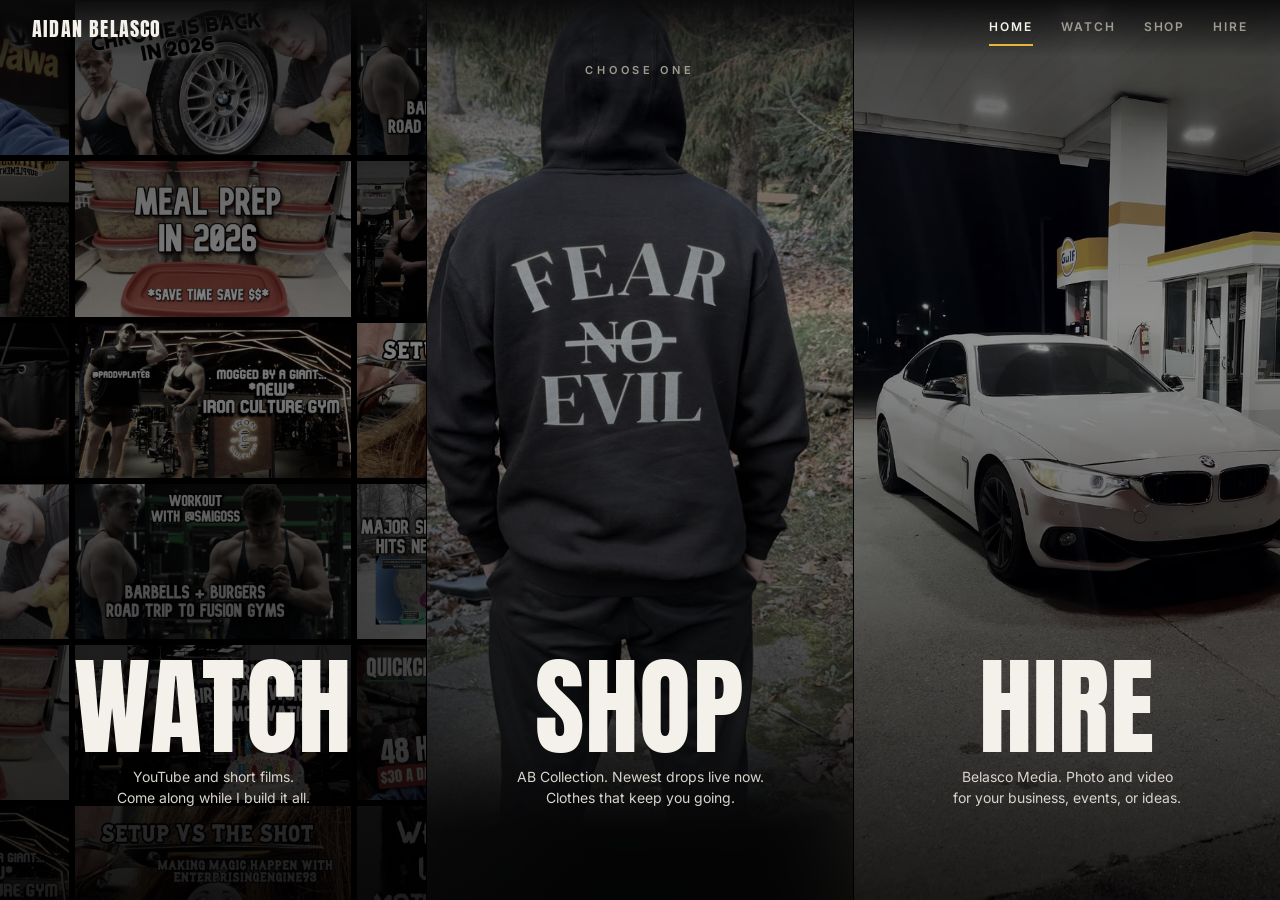
<file: index.html>
<!DOCTYPE html>
<html lang="en">
<head>
<meta charset="utf-8">
<meta name="viewport" content="width=device-width, initial-scale=1">
<title>Aidan Belasco</title>
<meta name="description" content="Aidan Belasco. Watch the films and videos, shop AB Collection, or hire Belasco Media for your event.">
<link rel="preload" href="fonts/anton.woff2" as="font" type="font/woff2" crossorigin>
<link rel="icon" href="data:image/svg+xml,%3Csvg xmlns=%27http://www.w3.org/2000/svg%27 viewBox=%270 0 32 32%27%3E%3Crect width=%2732%27 height=%2732%27 fill=%27%230a0a0b%27/%3E%3Ctext x=%2716%27 y=%2722%27 font-family=%27Arial%27 font-weight=%27700%27 font-size=%2715%27 text-anchor=%27middle%27 fill=%27%23e8b53a%27%3EAB%3C/text%3E%3C/svg%3E">
<link rel="stylesheet" href="css/site.css">
</head>
<body>
<header class="bar">
  <a class="brand" href="index.html">Aidan Belasco</a>
  <nav class="tabs" aria-label="Main"><a href="index.html" aria-current="page">Home</a><a href="watch.html">Watch</a><a href="shop.html">Shop</a><a href="hire.html">Hire</a></nav>
</header>
<p class="hint" aria-hidden="true">Choose one</p>
<main class="select">
  <a class="panel" href="watch.html" aria-label="Watch: YouTube and short films. Come along while I build it all.">
    <div class="mosaic" data-mosaic aria-hidden="true"></div>
    <div class="label">
      <h2>Watch</h2>
      <p>YouTube and short films.<br>Come along while I build it all.</p>
      <span class="enter">Enter</span>
    </div>
  </a>
  <a class="panel" href="shop.html" aria-label="Shop: AB Collection. Newest drops live now. Clothes that keep you going.">
    <img class="poster" src="media/shop.jpg" alt="">
    <video data-src="media/shop.mp4" muted loop playsinline preload="none" aria-hidden="true"></video>
    <div class="label">
      <h2>Shop</h2>
      <p>AB Collection. Newest drops live now.<br>Clothes that keep you going.</p>
      <span class="enter">Enter</span>
    </div>
  </a>
  <a class="panel" href="hire.html" aria-label="Hire: Belasco Media. Photo and video for your business, events, or ideas.">
    <img class="poster" src="media/hire.jpg" alt="">
    <video data-src="media/hire.mp4" muted loop playsinline preload="none" aria-hidden="true"></video>
    <div class="label">
      <h2>Hire</h2>
      <p>Belasco Media. Photo and video<br>for your business, events, or ideas.</p>
      <span class="enter">Enter</span>
    </div>
  </a>
</main>
<script src="js/config.js"></script>
<script src="js/videos.js"></script>
<script src="js/site.js"></script>
</body>
</html>
</file>
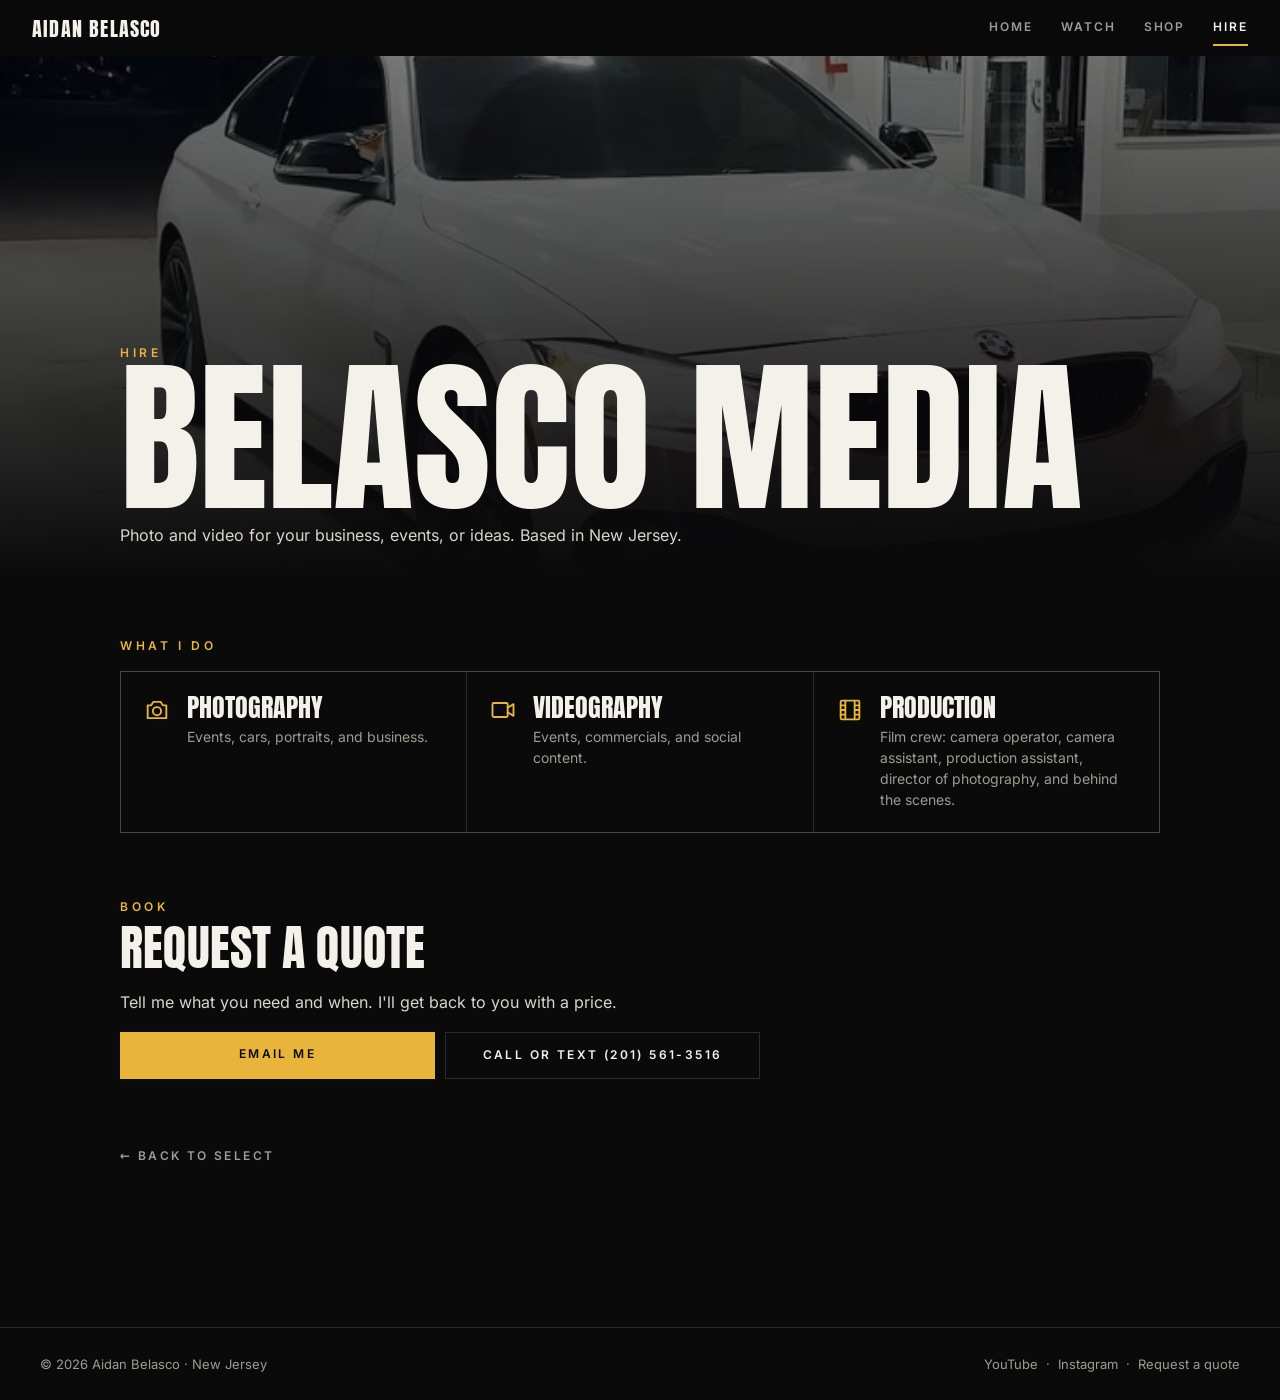
<file: hire.html>
<!DOCTYPE html>
<html lang="en">
<head>
<meta charset="utf-8">
<meta name="viewport" content="width=device-width, initial-scale=1">
<title>Hire · Belasco Media</title>
<meta name="description" content="Belasco Media. Photography, videography and production in New Jersey. Request a quote by email, call or text.">
<link rel="preload" href="fonts/anton.woff2" as="font" type="font/woff2" crossorigin>
<link rel="icon" href="data:image/svg+xml,%3Csvg xmlns=%27http://www.w3.org/2000/svg%27 viewBox=%270 0 32 32%27%3E%3Crect width=%2732%27 height=%2732%27 fill=%27%230a0a0b%27/%3E%3Ctext x=%2716%27 y=%2722%27 font-family=%27Arial%27 font-weight=%27700%27 font-size=%2715%27 text-anchor=%27middle%27 fill=%27%23e8b53a%27%3EAB%3C/text%3E%3C/svg%3E">
<link rel="stylesheet" href="css/site.css">
</head>
<body>
<header class="bar">
  <a class="brand" href="index.html">Aidan Belasco</a>
  <nav class="tabs" aria-label="Main"><a href="index.html">Home</a><a href="watch.html">Watch</a><a href="shop.html">Shop</a><a href="hire.html" aria-current="page">Hire</a></nav>
</header>
<main class="page">
  <div class="hero">
    <video src="media/hire.mp4" poster="media/hire.jpg" muted loop playsinline autoplay aria-hidden="true"></video>
    <div class="in"><span class="kicker">Hire</span><h1>Belasco Media</h1>
    <p class="sub wide">Photo and video for your business, events, or ideas. Based in New Jersey.</p></div>
  </div>
  <div class="wrap">
    <section id="services">
      <span class="kicker">What I do</span>
      <div class="svc">
        <a href="#quote" data-svc="Photography"><svg viewBox="0 0 24 24" aria-hidden="true"><path d="M4 8h3l2-3h6l2 3h3v11H4z"/><circle cx="12" cy="13" r="3.5"/></svg><span><b>Photography</b><small>Events, cars, portraits, and business.</small></span></a>
        <a href="#quote" data-svc="Videography"><svg viewBox="0 0 24 24" aria-hidden="true"><rect x="3" y="6" width="13" height="12" rx="1"/><path d="M16 10l5-3v10l-5-3"/></svg><span><b>Videography</b><small>Events, commercials, and social content.</small></span></a>
        <a href="#quote" data-svc="Production"><svg viewBox="0 0 24 24" aria-hidden="true"><rect x="4" y="4" width="16" height="16" rx="1"/><path d="M8 4v16M16 4v16M4 8h4M4 12h4M4 16h4M16 8h4M16 12h4M16 16h4"/></svg><span><b>Production</b><small>Film crew: camera operator, camera assistant, production assistant, director of photography, and behind the scenes.</small></span></a>
      </div>
    </section>
    <section id="quote">
      <span class="kicker">Book</span><h2 class="sec">Request a quote</h2>
      <p class="callme">Tell me what you need and when. I'll get back to you with a price.</p>
      <p class="for" role="status" hidden></p>
      <div class="ask">
        <a class="btn" data-mail href="#">Email me</a>
        <a class="btn ghost" data-tel hidden href="#">Call or text <span></span></a>
      </div>
    </section>
    <a class="back" href="index.html">← Back to select</a>
  </div>
</main>
<footer>
  <span>© 2026 Aidan Belasco · New Jersey</span>
  <span><a data-yt href="#">YouTube</a> &nbsp;·&nbsp; <a data-ig href="#">Instagram</a> &nbsp;·&nbsp; <a href="hire.html#quote">Request a quote</a></span>
</footer>
<script src="js/config.js"></script>
<script src="js/site.js"></script>
</body>
</html>
</file>
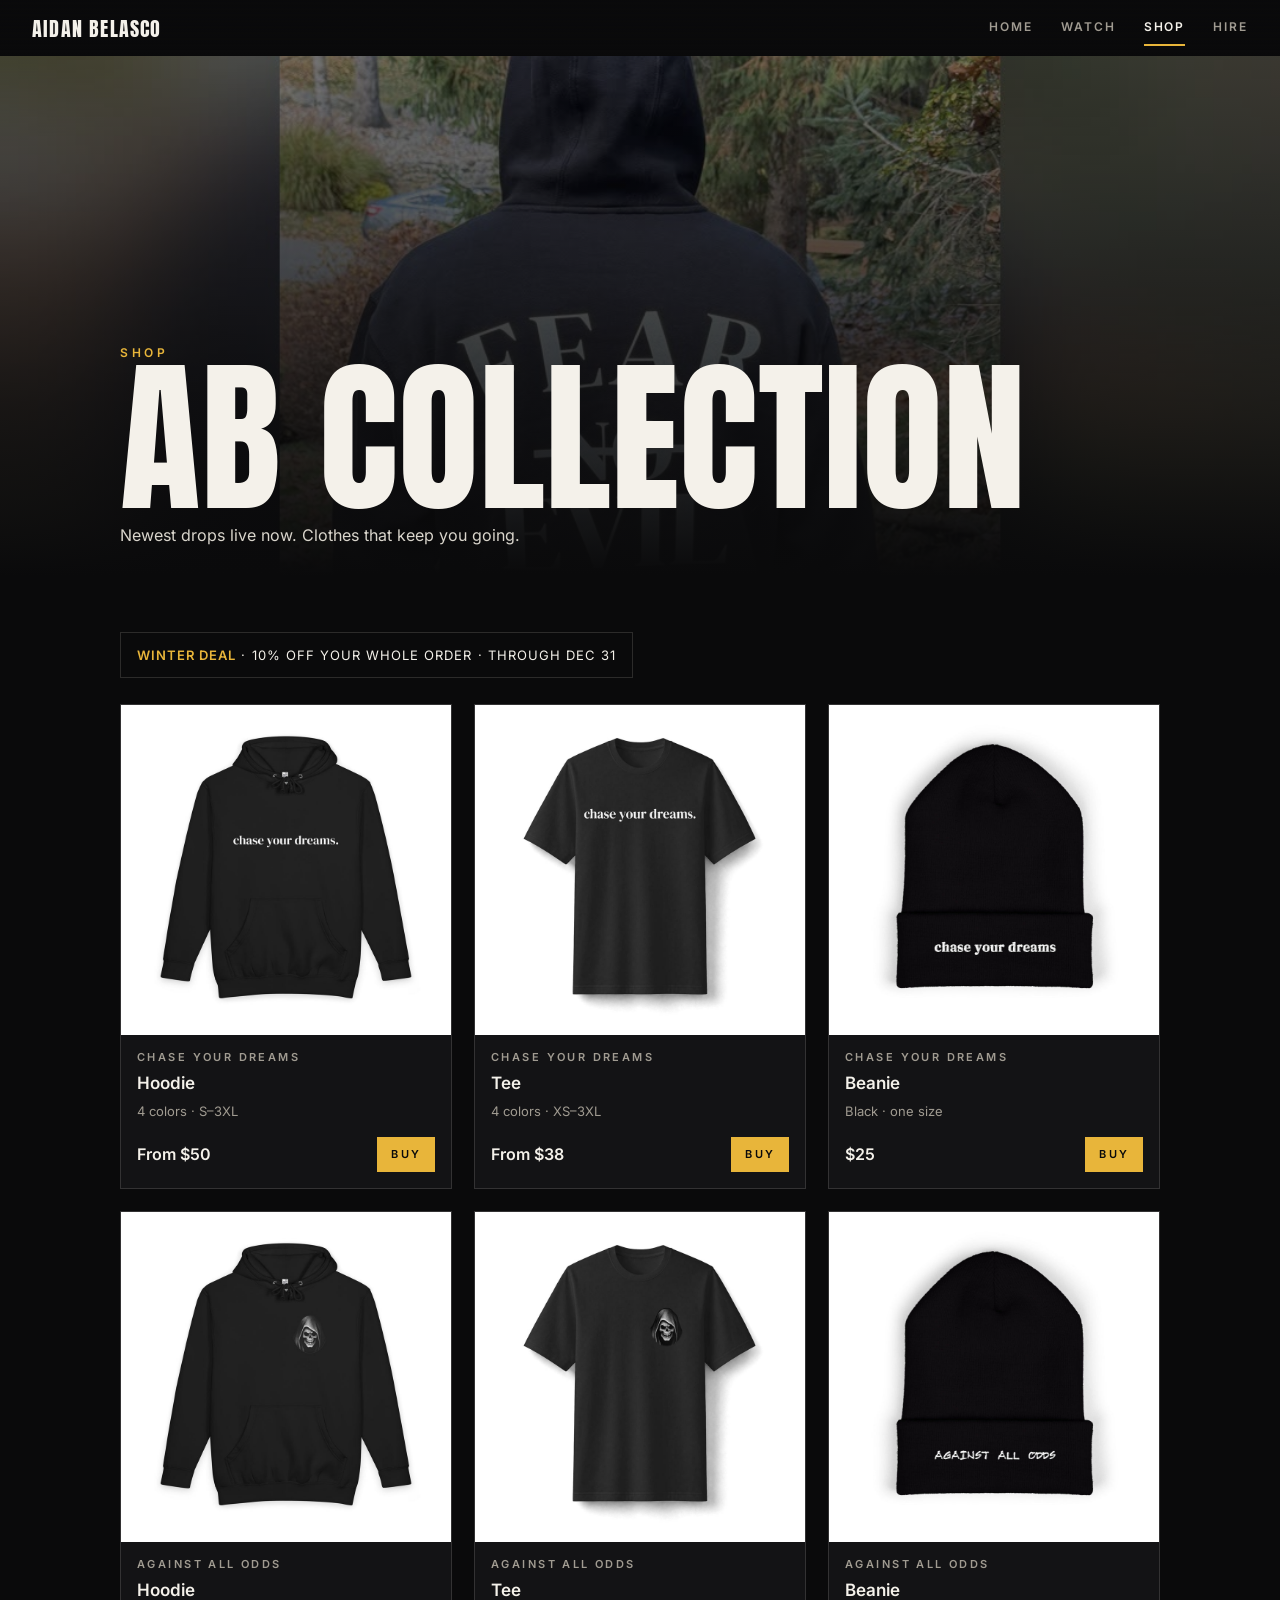
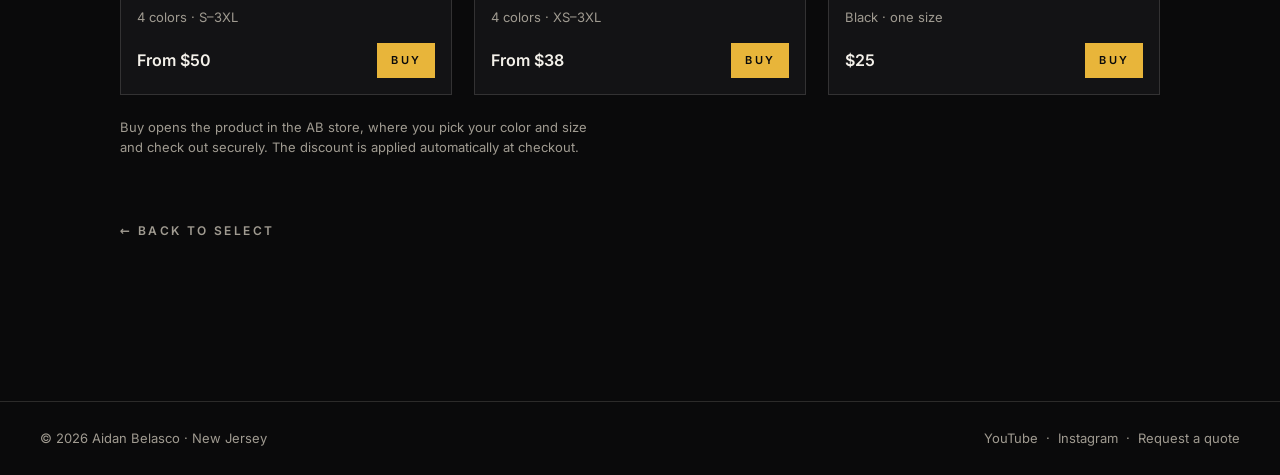
<file: shop.html>
<!DOCTYPE html>
<html lang="en">
<head>
<meta charset="utf-8">
<meta name="viewport" content="width=device-width, initial-scale=1">
<title>Shop · AB Collection</title>
<meta name="description" content="AB Collection by Aidan Belasco. Chase Your Dreams and Against All Odds hoodies, tees and beanies.">
<link rel="preload" href="fonts/anton.woff2" as="font" type="font/woff2" crossorigin>
<link rel="icon" href="data:image/svg+xml,%3Csvg xmlns=%27http://www.w3.org/2000/svg%27 viewBox=%270 0 32 32%27%3E%3Crect width=%2732%27 height=%2732%27 fill=%27%230a0a0b%27/%3E%3Ctext x=%2716%27 y=%2722%27 font-family=%27Arial%27 font-weight=%27700%27 font-size=%2715%27 text-anchor=%27middle%27 fill=%27%23e8b53a%27%3EAB%3C/text%3E%3C/svg%3E">
<link rel="stylesheet" href="css/site.css">
</head>
<body>
<header class="bar">
  <a class="brand" href="index.html">Aidan Belasco</a>
  <nav class="tabs" aria-label="Main"><a href="index.html">Home</a><a href="watch.html">Watch</a><a href="shop.html" aria-current="page">Shop</a><a href="hire.html">Hire</a></nav>
</header>
<main class="page">
  <div class="hero">
    <video src="media/shop.mp4" poster="media/shop.jpg" muted loop playsinline autoplay aria-hidden="true"></video>
    <div class="in"><span class="kicker">Shop</span><h1>AB Collection</h1>
    <p class="sub">Newest drops live now. Clothes that keep you going.</p></div>
  </div>
  <div class="wrap">
    <section>
      <p class="deal"><b>Winter deal</b> · 10% off your whole order · through Dec 31</p>
      <div class="grid" id="products"></div>
      <p class="note">Buy opens the product in the AB store, where you pick your color and size and check out securely. The discount is applied automatically at checkout.</p>
    </section>
    <a class="back" href="index.html">← Back to select</a>
  </div>
</main>
<footer>
  <span>© 2026 Aidan Belasco · New Jersey</span>
  <span><a data-yt href="#">YouTube</a> &nbsp;·&nbsp; <a data-ig href="#">Instagram</a> &nbsp;·&nbsp; <a href="hire.html">Request a quote</a></span>
</footer>
<script src="js/config.js"></script>
<script src="js/site.js"></script>
</body>
</html>
</file>
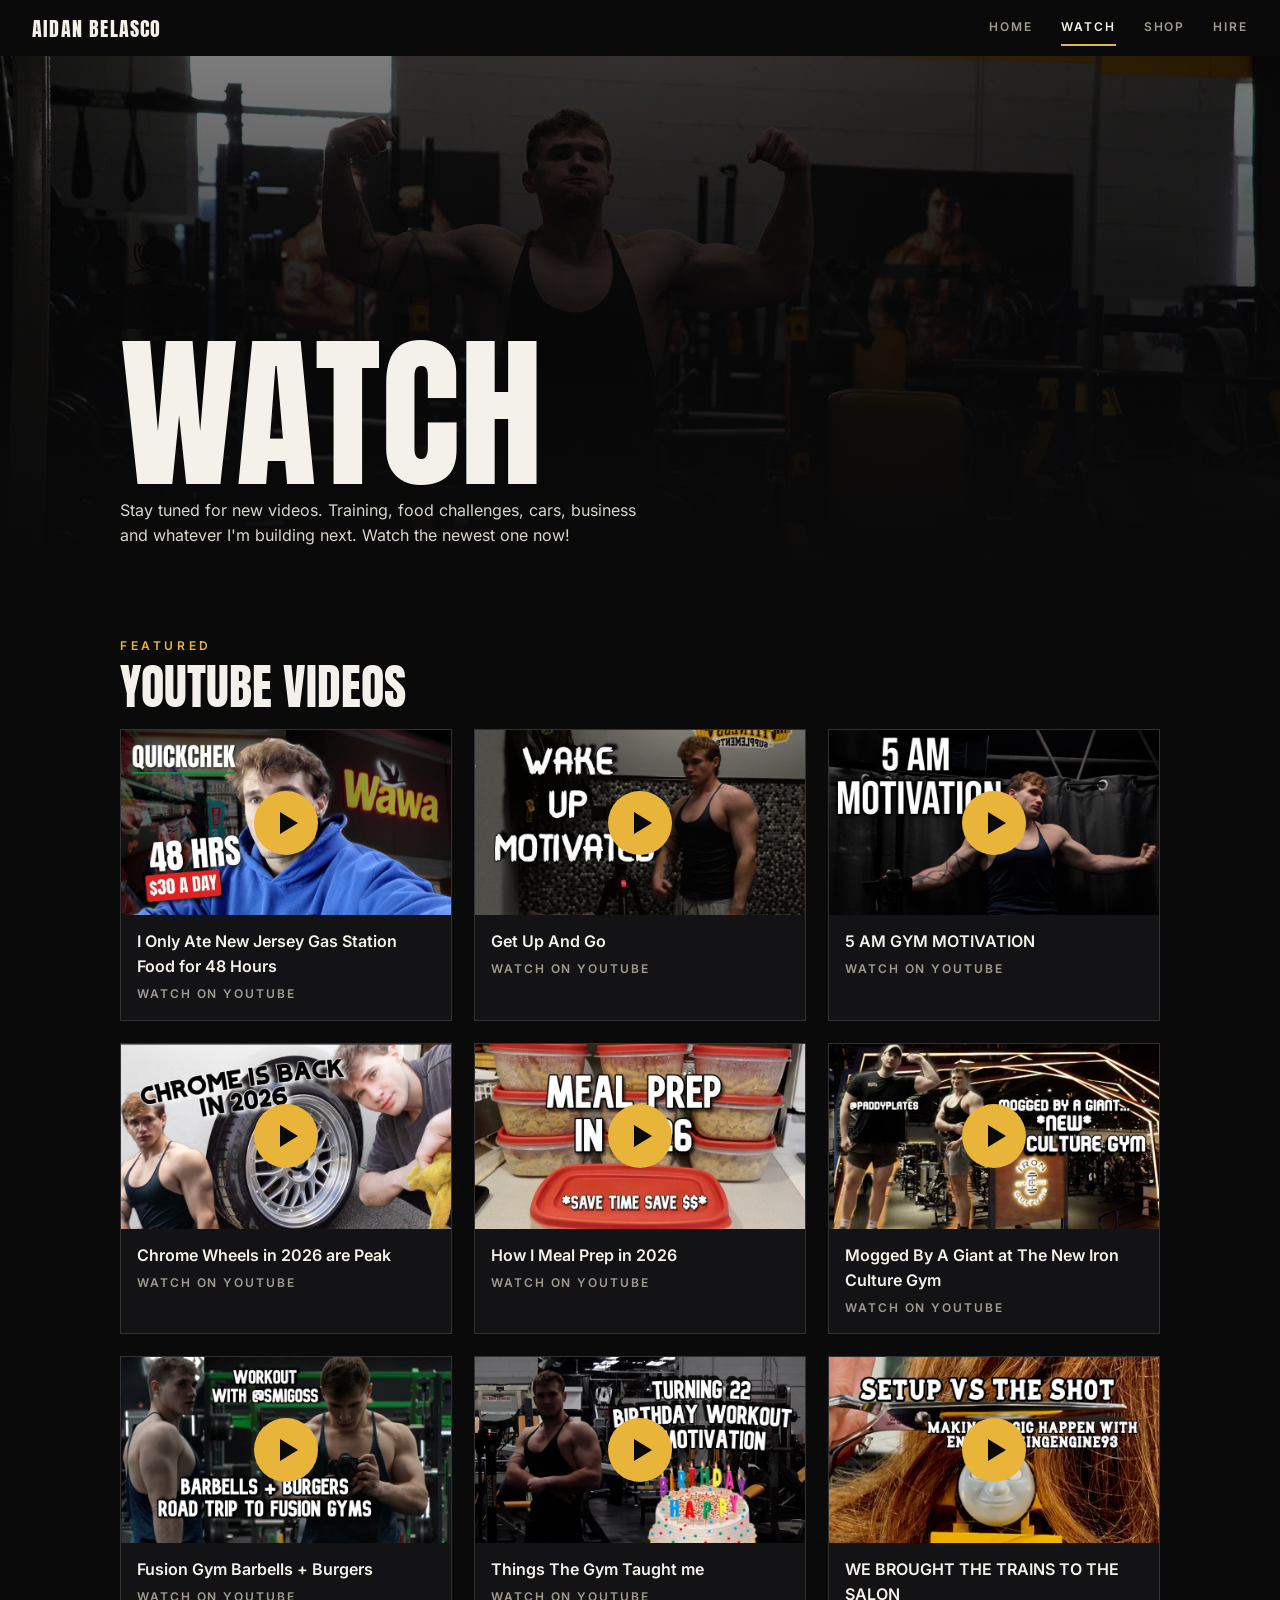
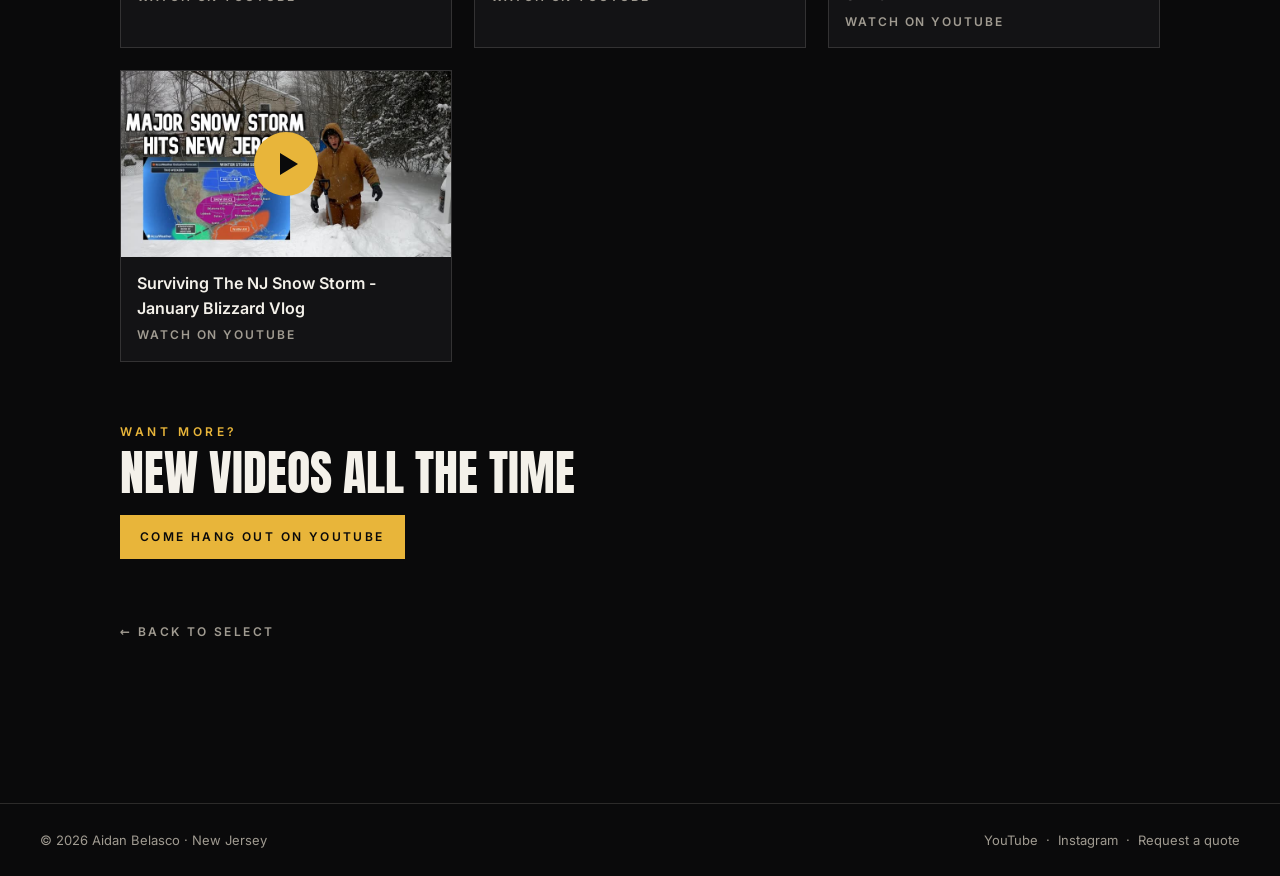
<file: watch.html>
<!DOCTYPE html>
<html lang="en">
<head>
<meta charset="utf-8">
<meta name="viewport" content="width=device-width, initial-scale=1">
<title>Watch · Aidan Belasco</title>
<meta name="description" content="Films and YouTube videos by Aidan Belasco.">
<link rel="preload" href="fonts/anton.woff2" as="font" type="font/woff2" crossorigin>
<link rel="icon" href="data:image/svg+xml,%3Csvg xmlns=%27http://www.w3.org/2000/svg%27 viewBox=%270 0 32 32%27%3E%3Crect width=%2732%27 height=%2732%27 fill=%27%230a0a0b%27/%3E%3Ctext x=%2716%27 y=%2722%27 font-family=%27Arial%27 font-weight=%27700%27 font-size=%2715%27 text-anchor=%27middle%27 fill=%27%23e8b53a%27%3EAB%3C/text%3E%3C/svg%3E">
<link rel="stylesheet" href="css/site.css">
</head>
<body>
<header class="bar">
  <a class="brand" href="index.html">Aidan Belasco</a>
  <nav class="tabs" aria-label="Main"><a href="index.html">Home</a><a href="watch.html" aria-current="page">Watch</a><a href="shop.html">Shop</a><a href="hire.html">Hire</a></nav>
</header>
<main class="page">
  <div class="hero">
    <video src="media/watch.mp4" poster="media/watch.jpg" muted loop playsinline autoplay aria-hidden="true"></video>
    <div class="in"><h1>Watch</h1>
    <p class="sub">Stay tuned for new videos. Training, food challenges, cars, business and whatever I'm building next. Watch the newest one now!</p></div>
  </div>
  <div class="wrap">
    <section id="films-wrap" hidden>
      <span class="kicker">Featured</span><h2 class="sec">Short films</h2>
      <div class="videos" id="films"></div>
    </section>
    <section id="videos-wrap">
      <span class="kicker">Featured</span><h2 class="sec">YouTube videos</h2>
      <div class="videos" id="videos"></div>
    </section>
    <section>
      <span class="kicker">Want more?</span><h2 class="sec">New videos all the time</h2>
      <a class="btn" data-yt href="#" rel="noopener">Come hang out on YouTube</a>
    </section>
    <a class="back" href="index.html">← Back to select</a>
  </div>
</main>
<footer>
  <span>© 2026 Aidan Belasco · New Jersey</span>
  <span><a data-yt href="#">YouTube</a> &nbsp;·&nbsp; <a data-ig href="#">Instagram</a> &nbsp;·&nbsp; <a href="hire.html">Request a quote</a></span>
</footer>
<script src="js/config.js"></script>
<script src="js/videos.js"></script>
<script src="js/site.js"></script>
</body>
</html>
</file>
<file: css/site.css>
@font-face{font-family:"Anton";src:url("../fonts/anton.woff2") format("woff2");font-display:swap}
@font-face{font-family:"Inter";font-weight:400;src:url("../fonts/inter-400.woff2") format("woff2");font-display:swap}
@font-face{font-family:"Inter";font-weight:600;src:url("../fonts/inter-600.woff2") format("woff2");font-display:swap}

:root{
  --bg:#0a0a0b; --ink:#f4f1ea; --dim:#a09b91; --line:rgba(244,241,234,.14);
  --gold:#e8b53a; --card:#131315;
  --display:"Anton","Haettenschweiler","Arial Narrow",sans-serif;
  --body:"Inter",system-ui,-apple-system,"Segoe UI",sans-serif;
  --bar:56px;
}
*{box-sizing:border-box;margin:0;padding:0}
html{background:var(--bg);color:var(--ink);font-family:var(--body);-webkit-text-size-adjust:100%}
body{min-height:100vh;min-height:100dvh;line-height:1.55}
a{color:inherit}
img,video{display:block;max-width:100%}
:focus-visible{outline:2px solid var(--gold);outline-offset:3px}

/* ---------- top bar ---------- */
.bar{position:fixed;inset:0 0 auto 0;height:var(--bar);z-index:20;display:flex;align-items:center;
  justify-content:space-between;padding:0 clamp(14px,3vw,32px);
  background:linear-gradient(#0a0a0bee,#0a0a0b00)}
.bar.solid{background:#0a0a0bf2;border-bottom:1px solid var(--line)}
.brand{font-family:var(--display);font-size:20px;letter-spacing:.06em;text-decoration:none;text-transform:uppercase}
.tabs{display:flex;gap:clamp(12px,2.4vw,28px)}
.tabs a{font-size:12px;font-weight:600;letter-spacing:.16em;text-transform:uppercase;text-decoration:none;
  color:var(--dim);padding:8px 0;border-bottom:2px solid transparent}
.tabs a:hover{color:var(--ink)}
.tabs a[aria-current="page"]{color:var(--ink);border-color:var(--gold)}

/* ---------- home: character select ---------- */
.select{display:flex;height:100vh;height:100dvh;width:100%;overflow:hidden;background:#000}
.panel{position:relative;flex:1 1 0;min-width:0;min-height:0;overflow:hidden;text-decoration:none;
  border-left:1px solid #000;transition:flex-grow .55s cubic-bezier(.2,.8,.2,1)}
.panel:first-child{border-left:0}
.panel video,.panel .poster{position:absolute;inset:0;width:100%;height:100%;object-fit:cover}
.panel video{opacity:0;transition:opacity .5s}
.panel video.on{opacity:1}
.panel::after{content:"";position:absolute;inset:0;
  background:linear-gradient(180deg,rgba(0,0,0,.55) 0%,rgba(0,0,0,.15) 35%,rgba(0,0,0,.82) 100%);
  transition:background .5s}
.panel .poster,.panel video{filter:saturate(.55) brightness(.72);transition:filter .5s,transform 1.2s cubic-bezier(.2,.8,.2,1)}
.label{position:absolute;z-index:2;left:0;right:0;bottom:0;padding:clamp(18px,3vw,40px)}
.num{font-size:12px;font-weight:600;letter-spacing:.3em;color:var(--gold)}
.label h2{font-family:var(--display);font-weight:400;text-transform:uppercase;line-height:.9;
  font-size:clamp(54px,9.5vw,150px);letter-spacing:.01em;margin:6px 0 10px}
.label p{font-size:14px;color:#d9d5cc;max-width:30ch}
.enter{display:inline-block;margin-top:16px;font-size:12px;font-weight:600;letter-spacing:.2em;text-transform:uppercase;
  color:#0a0a0b;background:var(--gold);padding:11px 18px;opacity:0;transform:translateY(8px);
  transition:opacity .35s,transform .35s}

.select.has-active .panel{flex-grow:.72}
.select.has-active .panel.active{flex-grow:2.1}
.panel.active .poster,.panel.active video{filter:none;transform:scale(1.04)}
.panel.active::after{background:linear-gradient(180deg,rgba(0,0,0,.4) 0%,rgba(0,0,0,0) 40%,rgba(0,0,0,.78) 100%)}
.panel.active .enter{opacity:1;transform:none}
.hint{position:fixed;z-index:15;top:calc(var(--bar) + 6px);left:0;right:0;text-align:center;pointer-events:none;
  font-size:11px;font-weight:600;letter-spacing:.34em;text-transform:uppercase;color:var(--dim)}

@media (max-width:760px){
  .select{flex-direction:column}
  .panel{border-left:0;border-top:1px solid #000}
  .panel:first-child{border-top:0}
  .label{padding:16px 18px}
  .label h2{font-size:clamp(46px,15vw,84px);margin:2px 0 4px}
  .label p{display:none}
  .panel.active .label p{display:block}
  .enter{margin-top:10px}
  .hint{display:none}
  .select.has-active .panel{flex-grow:.6}
  .select.has-active .panel.active{flex-grow:2.4}
}
@media (prefers-reduced-motion:reduce){
  .panel,.panel video,.panel .poster,.enter{transition:none}
  .panel.active .poster,.panel.active video{transform:none}
}

/* ---------- inner pages ---------- */
.page{padding:calc(var(--bar) + 0px) 0 80px}
.hero{position:relative;height:min(58vh,520px);overflow:hidden;display:flex;align-items:flex-end}
.hero video,.hero img.bg{position:absolute;inset:0;width:100%;height:100%;object-fit:cover;filter:brightness(.6)}
.hero::after{content:"";position:absolute;inset:0;background:linear-gradient(180deg,rgba(10,10,11,.2),var(--bg))}
.hero .in{position:relative;z-index:2;width:100%;max-width:1120px;margin:0 auto;padding:0 clamp(18px,4vw,40px) 28px}
.hero h1{font-family:var(--display);font-weight:400;text-transform:uppercase;line-height:.9;
  font-size:clamp(64px,13vw,170px)}
.hero .sub{color:#d9d5cc;max-width:52ch;font-size:16px;margin-top:10px}
.wrap{max-width:1120px;margin:0 auto;padding:0 clamp(18px,4vw,40px)}
.kicker{font-size:12px;font-weight:600;letter-spacing:.3em;text-transform:uppercase;color:var(--gold)}
h2.sec{font-family:var(--display);font-weight:400;text-transform:uppercase;font-size:clamp(30px,5vw,48px);
  line-height:1;margin:6px 0 18px}
section{margin-top:56px}
.btn{display:inline-block;font-size:12px;font-weight:600;letter-spacing:.2em;text-transform:uppercase;text-decoration:none;
  color:#0a0a0b;background:var(--gold);padding:13px 20px;border:0;cursor:pointer;font-family:var(--body)}
.btn:hover{background:#f3c655}
.btn.ghost{background:transparent;color:var(--ink);border:1px solid var(--line)}
.btn.ghost:hover{border-color:var(--ink);background:transparent}
.back{display:inline-block;margin-top:64px;font-size:12px;font-weight:600;letter-spacing:.2em;text-transform:uppercase;
  color:var(--dim);text-decoration:none}
.back:hover{color:var(--ink)}

/* watch */
.videos{display:grid;grid-template-columns:repeat(auto-fill,minmax(300px,1fr));gap:22px}
.vid{background:var(--card);border:1px solid var(--line)}
.vid .frame{position:relative;aspect-ratio:16/9;background:#000;display:block;width:100%;border:0;cursor:pointer;padding:0}
.vid .frame img{width:100%;height:100%;object-fit:cover}
.vid .frame iframe{position:absolute;inset:0;width:100%;height:100%;border:0}
.vid .play{position:absolute;inset:0;margin:auto;width:64px;height:64px;border-radius:50%;background:var(--gold);
  display:grid;place-items:center}
.vid .play::before{content:"";border-left:18px solid #0a0a0b;border-top:11px solid transparent;border-bottom:11px solid transparent;margin-left:5px}
.vid h3{font-size:16px;font-weight:600;padding:14px 16px 4px}
.vid p{font-size:13px;color:var(--dim);padding:0 16px 16px}
.films{display:grid;grid-template-columns:repeat(auto-fit,minmax(240px,1fr));gap:1px;background:var(--line);border:1px solid var(--line)}
.film{background:var(--bg);padding:22px}
.film .st{font-size:11px;font-weight:600;letter-spacing:.24em;text-transform:uppercase;color:var(--gold)}
.film h3{font-family:var(--display);font-weight:400;text-transform:uppercase;font-size:26px;line-height:1.05;margin:8px 0}
.film p{font-size:14px;color:var(--dim)}

/* shop */
.deal{border:1px solid var(--line);padding:12px 16px;font-size:13px;letter-spacing:.08em;text-transform:uppercase;
  display:inline-block;margin-bottom:26px}
.deal b{color:var(--gold);font-weight:600}
.grid{display:grid;grid-template-columns:repeat(auto-fill,minmax(250px,1fr));gap:22px}
.prod{background:var(--card);border:1px solid var(--line);text-decoration:none;display:flex;flex-direction:column}
.prod .ph{position:relative;aspect-ratio:1;background:#1b1b1e;overflow:hidden}
.prod .ph img{position:absolute;inset:0;width:100%;height:100%;object-fit:cover;transition:opacity .35s}
.prod .ph img.alt{opacity:0}
.prod:hover .ph img.alt,.prod:focus-visible .ph img.alt{opacity:1}
.prod .meta{padding:14px 16px 16px;display:flex;flex-direction:column;gap:4px;flex:1}
.prod .line{font-size:11px;font-weight:600;letter-spacing:.22em;text-transform:uppercase;color:var(--dim)}
.prod h3{font-size:17px;font-weight:600}
.prod .opts{font-size:13px;color:var(--dim)}
.prod .row{display:flex;justify-content:space-between;align-items:center;margin-top:12px}
.prod .price{font-size:16px;font-weight:600}
.prod .go{font-size:11px;font-weight:600;letter-spacing:.2em;text-transform:uppercase;color:#0a0a0b;background:var(--gold);padding:9px 14px}
.note{font-size:13px;color:var(--dim);margin-top:22px;max-width:60ch}

/* hire */

footer{margin-top:80px;border-top:1px solid var(--line);padding:26px clamp(18px,4vw,40px);
  display:flex;flex-wrap:wrap;gap:14px 28px;justify-content:space-between;font-size:13px;color:var(--dim)}
footer a{text-decoration:none}
footer a:hover{color:var(--ink)}

/* ---------- fit fixes ---------- */
.panel{container-type:inline-size}
.label h2{font-size:clamp(44px,25cqw,150px)}
@media (max-width:760px){
  .bar{background:#0a0a0bf2;border-bottom:1px solid var(--line)}
  .select{height:calc(100vh - var(--bar));height:calc(100dvh - var(--bar));margin-top:var(--bar)}
  .label h2{font-size:clamp(46px,15vw,84px)}
  .select.has-active .panel:not(.active) .label{padding:10px 18px}
  .select.has-active .panel:not(.active) .label h2{font-size:40px;margin:0}
  .select.has-active .panel:not(.active) .num{display:none}
  .brand{font-size:17px}
  .tabs{gap:14px}
  .tabs a{font-size:11px;letter-spacing:.12em}
}
.vid p a{color:var(--dim);text-decoration:none;font-size:12px;font-weight:600;letter-spacing:.16em;text-transform:uppercase}
.vid p a:hover{color:var(--gold)}

/* Watch clip is landscape with Aidan left of centre: keep him in frame when cropped. */
.panel[href="watch.html"] .poster,.panel[href="watch.html"] video,.hero video[src$="watch.mp4"]{object-position:44% 40%}
/* Shop clip is square with the full portrait photo in the middle: favour the top where the print is. */
.panel[href="shop.html"] .poster,.panel[href="shop.html"] video,.hero video[src$="shop.mp4"]{object-position:50% 12%}
.panel[href="shop.html"].active .poster,.panel[href="shop.html"].active video{transform:none}
.callme{color:#d9d5cc;margin:-6px 0 22px;font-size:16px}
.callme a{color:var(--gold);font-weight:600;text-decoration:none;white-space:nowrap}
.callme a:hover{text-decoration:underline}

/* Watch panel: wall of video thumbnails */
.mosaic{position:absolute;top:0;bottom:0;left:50%;width:max(100%,840px);transform:translateX(-50%);
  display:flex;gap:6px;filter:saturate(.55) brightness(.6);transition:filter .5s;background:#000}
.panel.active .mosaic{filter:brightness(.92)}
.reel{flex:1 1 0;min-width:0;display:flex;flex-direction:column;animation:reel 70s linear infinite;animation-play-state:paused}
.reel:nth-child(2){animation-direction:reverse;animation-duration:85s}
.reel img{width:100%;aspect-ratio:16/9;object-fit:cover;margin-bottom:6px;flex:none}
.panel.active .reel{animation-play-state:running}
@keyframes reel{from{transform:translateY(0)}to{transform:translateY(-50%)}}
@media (prefers-reduced-motion:reduce){.reel{animation:none}}

/* Panel labels: centred at the bottom, title then a description of at most two lines. */
.label{text-align:center;padding-left:16px;padding-right:16px}
.label h2{margin:0 0 10px}
.label p{max-width:36ch;margin:0 auto;text-wrap:balance;min-height:calc(2 * 1.55em);display:-webkit-box;-webkit-line-clamp:2;-webkit-box-orient:vertical;overflow:hidden}
.enter{margin-top:12px}
@media (max-width:760px){
  .label,.select.has-active .panel:not(.active) .label{padding-left:14px;padding-right:14px}
  .label h2{margin:0 0 4px}
  .label p{min-height:0;display:none}
  .panel.active .label p{display:-webkit-box}
}

[hidden]{display:none!important}

/* About */
.hero img.bg{object-position:44% 30%}
.bio p{max-width:62ch;font-size:17px;color:#d9d5cc;margin-bottom:14px}
.does{display:grid;grid-template-columns:repeat(auto-fit,minmax(220px,1fr));gap:1px;background:var(--line);border:1px solid var(--line)}
.does a{background:var(--bg);padding:22px;text-decoration:none;display:block}
.does a:hover{background:var(--card)}
.does h3{font-family:var(--display);font-weight:400;text-transform:uppercase;font-size:24px;margin-bottom:6px}
.does p{font-size:14px;color:var(--dim);margin:0}

/* A squeezed panel is too narrow for its two-line description: keep the title, hide the lines. */
@container (max-width:280px){.label p{visibility:hidden}}
/* Let a hero grow with a longer description instead of pushing text under the top bar. */
.hero{height:auto;min-height:min(58vh,520px)}
.hero .in{padding-top:90px}
.hero .sub.wide{max-width:none}
@media (min-width:700px){.hero .sub.wide{white-space:nowrap}}

/* Hire: what I do + request a quote */
.svc{display:grid;grid-template-columns:repeat(auto-fit,minmax(260px,1fr));gap:1px;background:var(--line);border:1px solid var(--line);margin-top:14px}
.svc a{background:var(--bg);display:flex;gap:16px;align-items:flex-start;padding:22px;text-decoration:none;transition:background .2s}
.svc a:hover,.svc a.on{background:var(--card)}
.svc svg{flex:none;width:28px;height:28px;margin-top:2px;fill:none;stroke:var(--gold);stroke-width:1.6;stroke-linejoin:round;stroke-linecap:round}
.svc b{display:block;font-family:var(--display);font-weight:400;text-transform:uppercase;font-size:26px;line-height:1;margin-bottom:6px}
.svc small{display:block;font-size:14px;color:var(--dim);line-height:1.5}
.svc a.on b{color:var(--gold)}
#quote{scroll-margin:calc(var(--bar) + 20px);padding:4px 0}
#quote .callme{margin:0 0 18px}
.for{font-size:13px;font-weight:600;letter-spacing:.14em;text-transform:uppercase;color:var(--gold);margin:-6px 0 16px}
.ask{display:flex;flex-wrap:wrap;gap:10px;max-width:640px}
.ask .btn{flex:1 1 240px;text-align:center}
#quote.flash .sec{animation:flash 1.2s ease}
@keyframes flash{0%,40%{color:var(--gold)}100%{color:var(--ink)}}
@media (prefers-reduced-motion:reduce){#quote.flash .sec{animation:none}}
</file>
